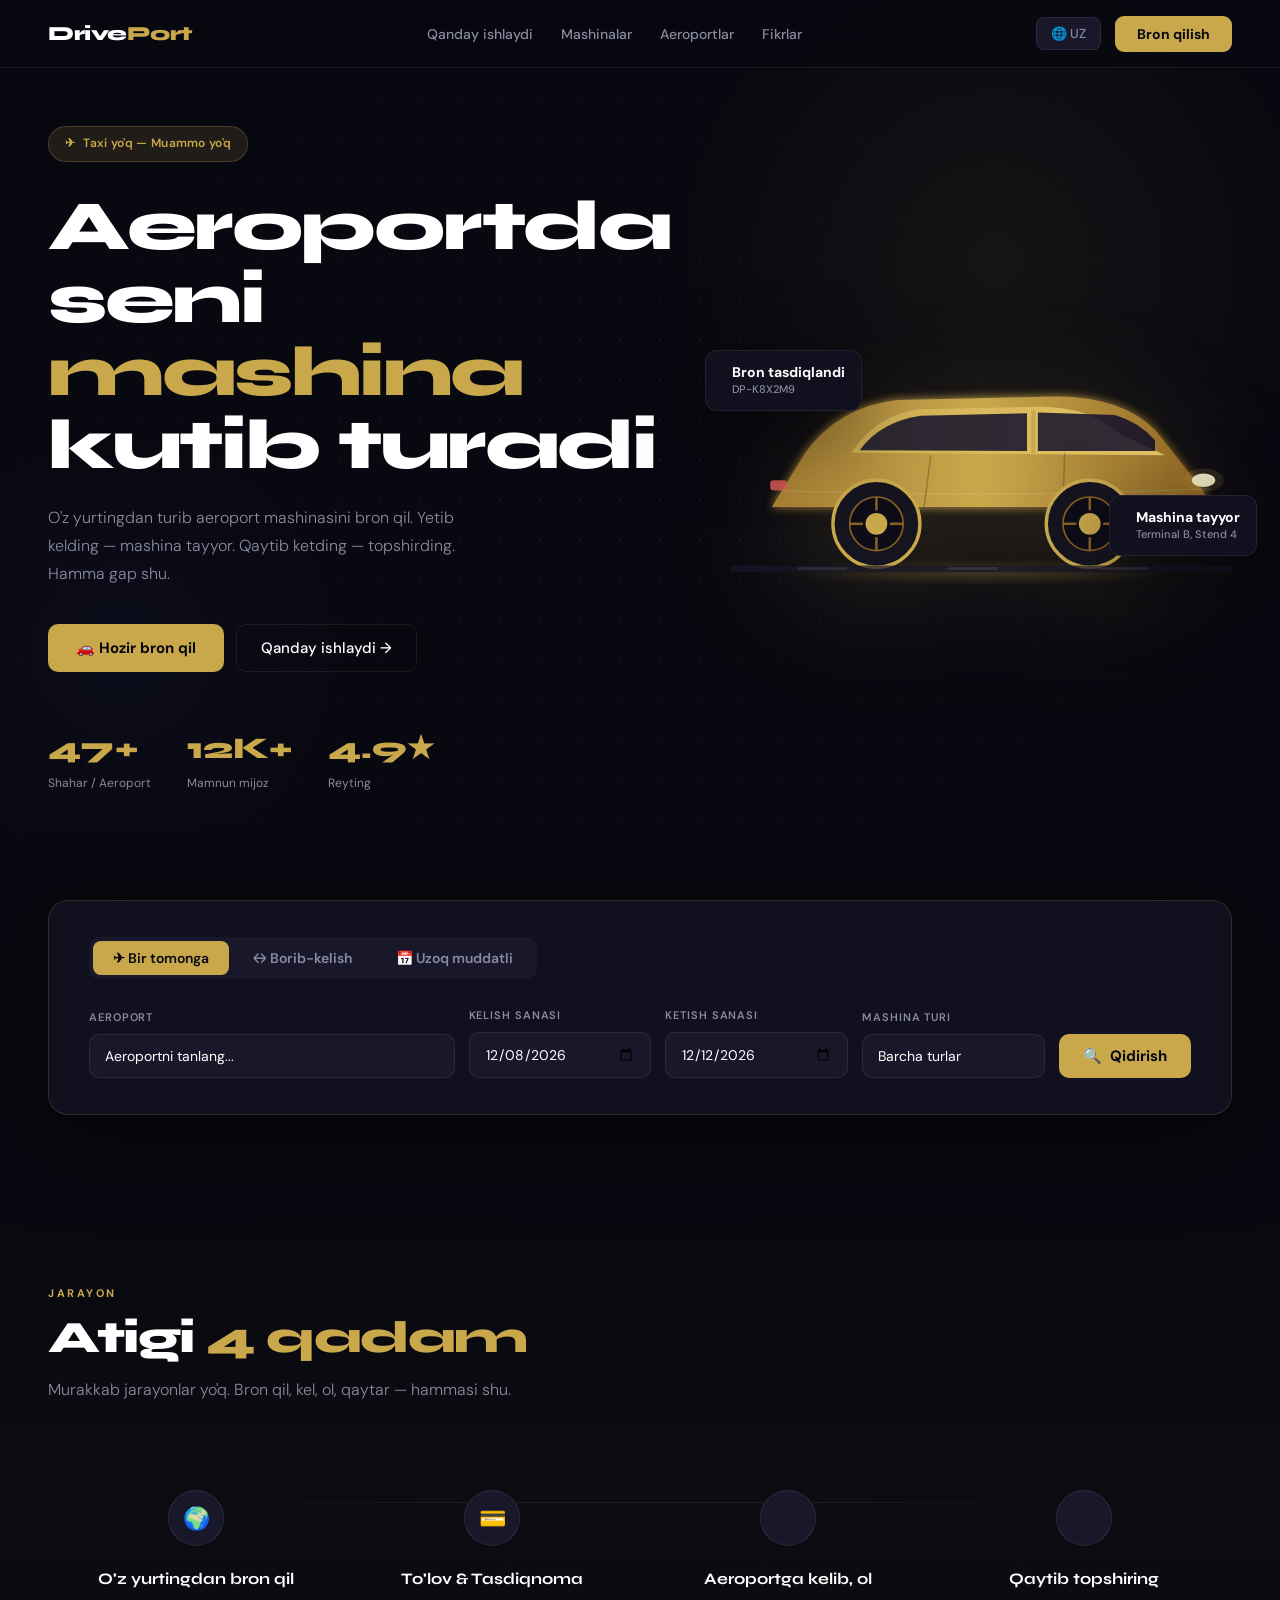
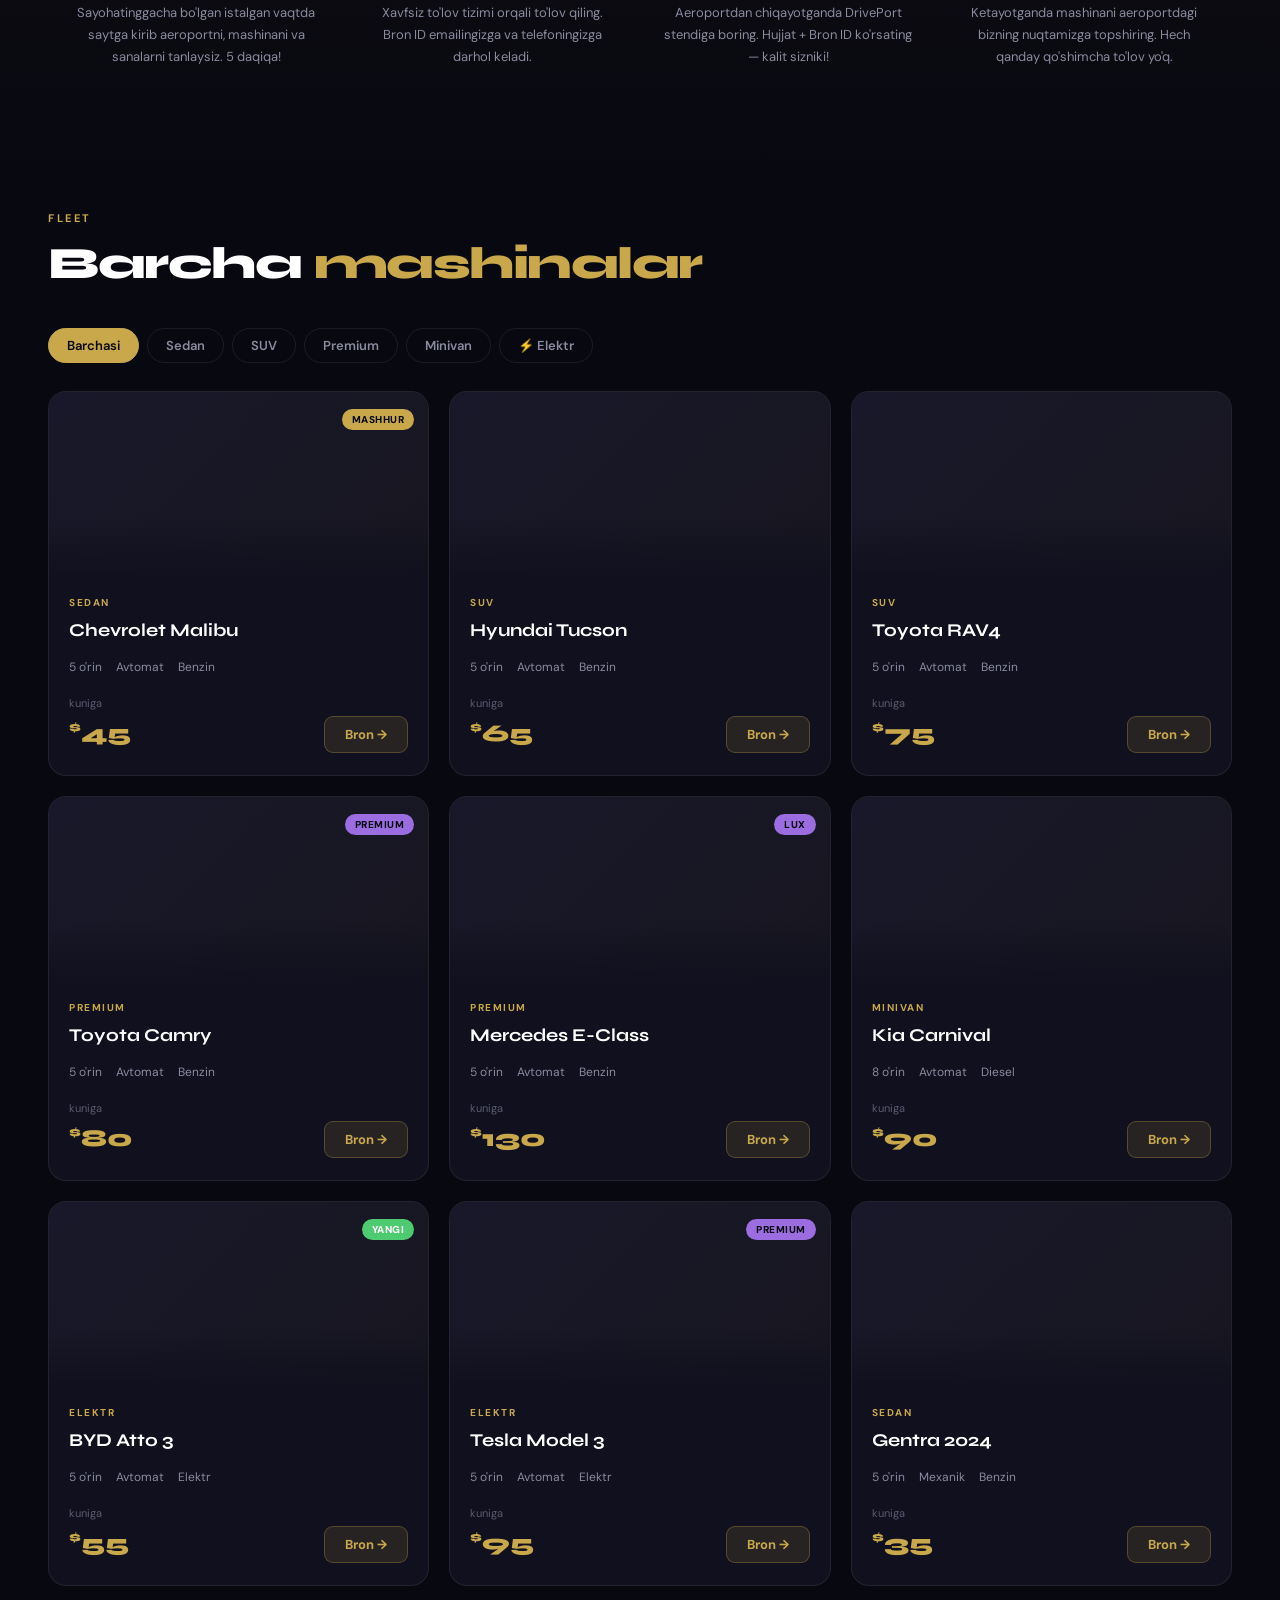
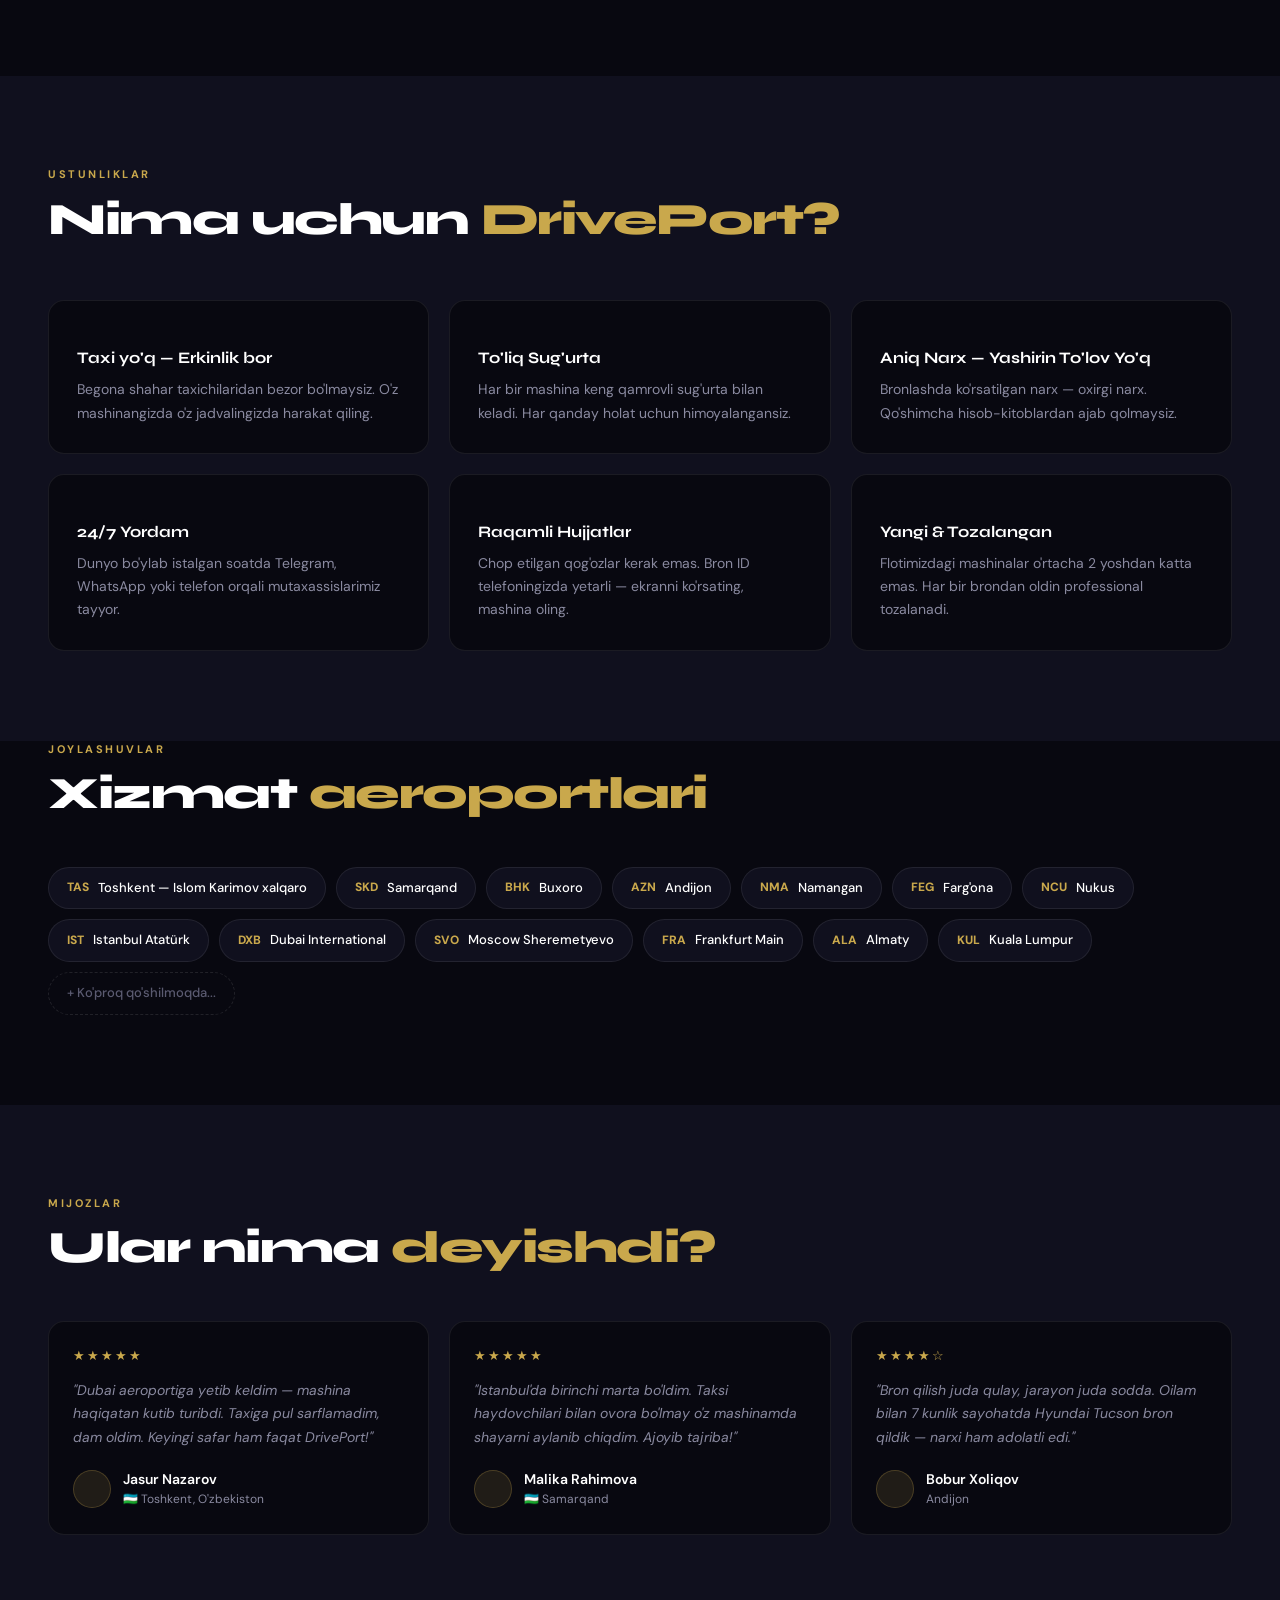
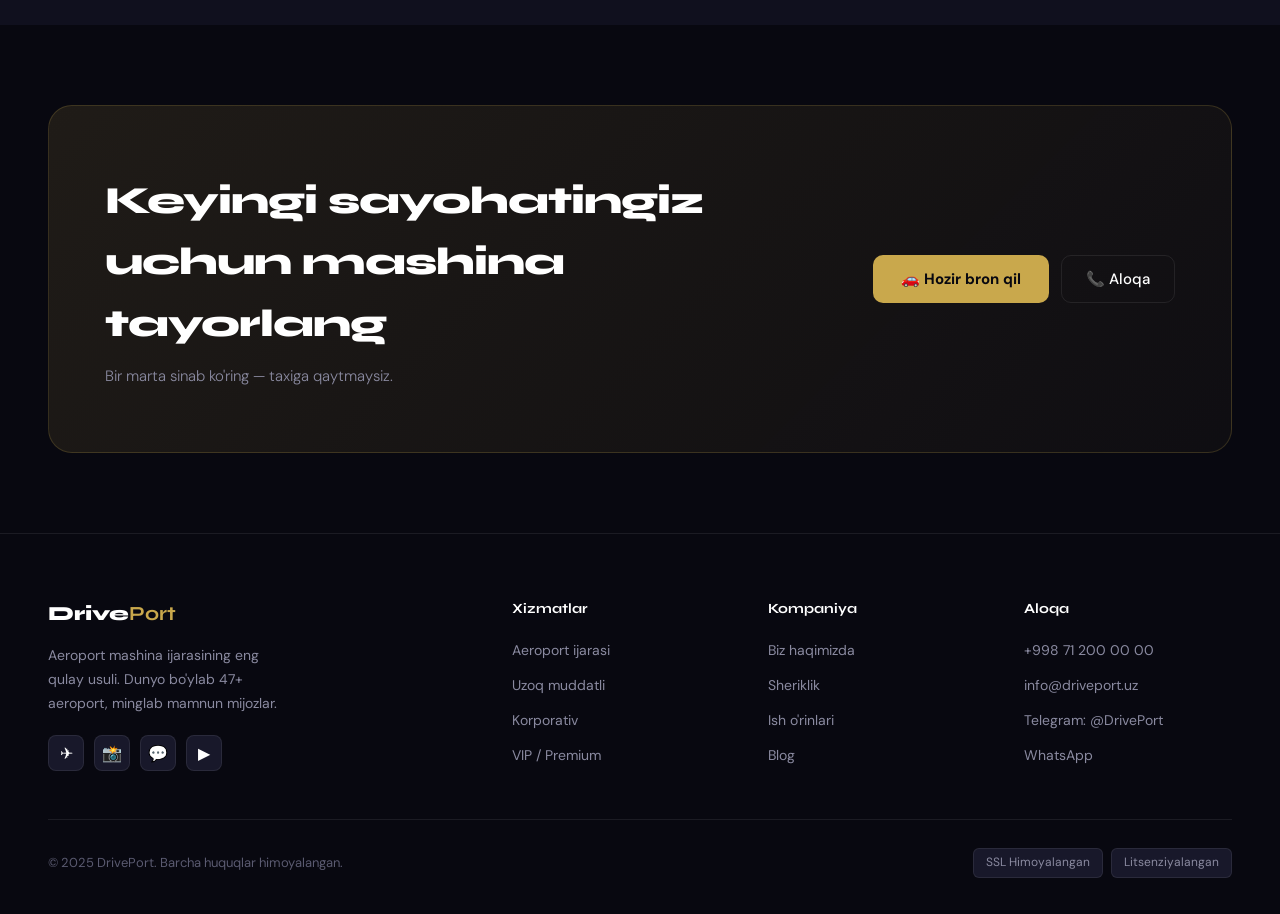
<file: index.html>
<!DOCTYPE html>
<html lang="uz">
<head>
<meta charset="UTF-8">
<meta name="viewport" content="width=device-width, initial-scale=1.0">
<title>DrivePort — Aeroport Mashina Ijarasi</title>
<link rel="preconnect" href="https://fonts.googleapis.com">
<link href="https://fonts.googleapis.com/css2?family=Syne:wght@400;600;700;800&family=DM+Sans:ital,wght@0,300;0,400;0,500;0,600;1,300&display=swap" rel="stylesheet">
<style>
/* ===========================
   RESET & VARIABLES
=========================== */
*, *::before, *::after { margin: 0; padding: 0; box-sizing: border-box; }
:root {
  --bg:       #080810;
  --surface:  #10101e;
  --surface2: #18182a;
  --border:   rgba(255,255,255,0.08);
  --gold:     #c9a84c;
  --gold2:    #e8c96a;
  --gold-dim: rgba(201,168,76,0.12);
  --white:    #ffffff;
  --gray:     #8a8aa0;
  --gray2:    #5a5a70;
  --red:      #e05a5a;
  --green:    #4ecb71;
  --radius:   14px;
  --shadow:   0 24px 80px rgba(0,0,0,0.5);
}
html { scroll-behavior: smooth; }
body {
  background: var(--bg);
  color: var(--white);
  font-family: 'DM Sans', sans-serif;
  font-size: 15px;
  line-height: 1.6;
  overflow-x: hidden;
  cursor: default;
}
a { text-decoration: none; color: inherit; }
button { cursor: pointer; font-family: 'DM Sans', sans-serif; }
input, select { font-family: 'DM Sans', sans-serif; }
img { display: block; max-width: 100%; }

/* ===========================
   SCROLLBAR
=========================== */
::-webkit-scrollbar { width: 6px; }
::-webkit-scrollbar-track { background: var(--bg); }
::-webkit-scrollbar-thumb { background: var(--gold-dim); border-radius: 3px; }

/* ===========================
   NAVIGATION
=========================== */
#navbar {
  position: fixed; top: 0; left: 0; right: 0; z-index: 999;
  display: flex; align-items: center; justify-content: space-between;
  padding: 0 48px; height: 68px;
  background: rgba(8,8,16,0.9);
  backdrop-filter: blur(20px);
  border-bottom: 1px solid var(--border);
  transition: background 0.3s;
}
.nav-logo {
  font-family: 'Syne', sans-serif;
  font-size: 20px; font-weight: 800; letter-spacing: -0.5px;
}
.nav-logo b { color: var(--gold); font-weight: 800; }
.nav-links { display: flex; gap: 28px; list-style: none; }
.nav-links a {
  font-size: 14px; color: var(--gray);
  transition: color 0.2s; font-weight: 500;
}
.nav-links a:hover { color: var(--white); }
.nav-right { display: flex; align-items: center; gap: 14px; }
.nav-lang {
  background: var(--surface2); border: 1px solid var(--border);
  color: var(--gray); padding: 7px 14px; border-radius: 8px;
  font-size: 13px; font-weight: 500; cursor: pointer; transition: all 0.2s;
}
.nav-lang:hover { color: var(--white); border-color: var(--gold); }
.nav-cta {
  background: var(--gold); color: var(--bg);
  padding: 9px 22px; border-radius: 9px;
  font-size: 14px; font-weight: 700; border: none;
  transition: all 0.2s;
}
.nav-cta:hover { background: var(--gold2); transform: translateY(-1px); }
.hamburger { display: none; flex-direction: column; gap: 5px; background: none; border: none; padding: 4px; }
.hamburger span { display: block; width: 22px; height: 2px; background: var(--white); border-radius: 2px; transition: all 0.3s; }

/* ===========================
   HERO
=========================== */
#hero {
  min-height: 100vh;
  display: flex; align-items: center;
  padding: 100px 48px 80px;
  position: relative; overflow: hidden;
}
.hero-glow {
  position: absolute; inset: 0; pointer-events: none;
}
.hero-glow::before {
  content: '';
  position: absolute; top: -10%; right: -5%;
  width: 700px; height: 700px;
  background: radial-gradient(circle, rgba(201,168,76,0.07) 0%, transparent 65%);
  border-radius: 50%;
}
.hero-glow::after {
  content: '';
  position: absolute; bottom: 0; left: -10%;
  width: 500px; height: 500px;
  background: radial-gradient(circle, rgba(74,100,217,0.05) 0%, transparent 65%);
  border-radius: 50%;
}
/* Animated dots background */
.hero-dots {
  position: absolute; inset: 0; pointer-events: none;
  background-image: radial-gradient(rgba(255,255,255,0.06) 1px, transparent 1px);
  background-size: 40px 40px;
  mask-image: radial-gradient(ellipse 80% 80% at 50% 50%, black 0%, transparent 100%);
}
.hero-inner {
  position: relative; z-index: 2;
  display: grid; grid-template-columns: 1fr 1fr; gap: 60px; align-items: center;
  max-width: 1200px; margin: 0 auto; width: 100%;
}
.hero-left {}
.hero-pill {
  display: inline-flex; align-items: center; gap: 8px;
  background: var(--gold-dim); border: 1px solid rgba(201,168,76,0.25);
  padding: 7px 16px; border-radius: 100px;
  font-size: 12px; font-weight: 600; color: var(--gold);
  letter-spacing: 0.3px; margin-bottom: 28px;
  animation: fadeUp 0.7s ease both;
}
.hero-pill::before { content: '✈'; }
.hero-h1 {
  font-family: 'Syne', sans-serif;
  font-size: clamp(40px, 5.5vw, 72px);
  font-weight: 800; line-height: 1.04;
  letter-spacing: -2.5px;
  animation: fadeUp 0.7s 0.1s ease both;
}
.hero-h1 .gold { color: var(--gold); }
.hero-p {
  margin-top: 22px; font-size: 16px; color: var(--gray);
  line-height: 1.75; max-width: 440px; font-weight: 300;
  animation: fadeUp 0.7s 0.2s ease both;
}
.hero-btns {
  margin-top: 36px; display: flex; gap: 12px; flex-wrap: wrap;
  animation: fadeUp 0.7s 0.3s ease both;
}
.btn-gold {
  background: var(--gold); color: var(--bg);
  padding: 13px 28px; border-radius: 10px;
  font-size: 15px; font-weight: 700; border: none;
  display: flex; align-items: center; gap: 8px;
  transition: all 0.2s;
}
.btn-gold:hover { background: var(--gold2); transform: translateY(-2px); box-shadow: 0 10px 30px rgba(201,168,76,0.3); }
.btn-ghost {
  background: none; border: 1px solid var(--border);
  color: var(--white); padding: 13px 24px; border-radius: 10px;
  font-size: 15px; font-weight: 500;
  transition: all 0.2s;
}
.btn-ghost:hover { border-color: rgba(255,255,255,0.3); background: rgba(255,255,255,0.04); }
.hero-stats {
  margin-top: 52px; display: flex; gap: 36px;
  animation: fadeUp 0.7s 0.4s ease both;
}
.hstat-num {
  font-family: 'Syne', sans-serif; font-size: 30px; font-weight: 800; color: var(--gold);
}
.hstat-label { font-size: 12px; color: var(--gray); margin-top: 2px; }

/* Hero Right — Car Visual */
.hero-right {
  display: flex; align-items: center; justify-content: center;
  animation: fadeLeft 0.9s 0.2s ease both;
  position: relative;
}
.car-visual {
  width: 100%; max-width: 560px;
  position: relative;
}
.car-visual svg { width: 100%; height: auto; filter: drop-shadow(0 30px 60px rgba(201,168,76,0.18)); }
.floating-badge {
  position: absolute; background: var(--surface);
  border: 1px solid var(--border); border-radius: 12px;
  padding: 12px 16px; font-size: 13px; font-weight: 500;
  display: flex; align-items: center; gap: 10px;
  box-shadow: var(--shadow);
  animation: float 3s ease-in-out infinite;
}
.fb1 { top: 10%; left: -5%; animation-delay: 0s; }
.fb2 { bottom: 15%; right: -5%; animation-delay: 1.5s; }
.fb-icon { font-size: 20px; }
.fb-text { line-height: 1.3; }
.fb-text strong { display: block; font-size: 14px; }
.fb-text span { color: var(--gray); font-size: 11px; }

/* ===========================
   BOOKING SECTION
=========================== */
#booking {
  padding: 0 48px 80px;
  position: relative; z-index: 10;
}
.booking-wrap {
  max-width: 1200px; margin: 0 auto;
  background: var(--surface);
  border: 1px solid rgba(201,168,76,0.18);
  border-radius: 20px; padding: 36px 40px;
  box-shadow: var(--shadow);
}
.booking-tabs {
  display: flex; gap: 4px; margin-bottom: 28px;
  background: var(--surface2); border-radius: 10px; padding: 4px;
  width: fit-content;
}
.btab {
  padding: 8px 20px; border-radius: 8px; border: none;
  font-size: 14px; font-weight: 600; background: none;
  color: var(--gray); transition: all 0.2s;
}
.btab.active { background: var(--gold); color: var(--bg); }
.btab:not(.active):hover { color: var(--white); }
.booking-form {
  display: grid;
  grid-template-columns: 2fr 1fr 1fr 1fr auto;
  gap: 14px; align-items: end;
}
.bf-group { display: flex; flex-direction: column; gap: 7px; }
.bf-group label {
  font-size: 11px; font-weight: 600; color: var(--gray);
  text-transform: uppercase; letter-spacing: 0.9px;
}
.bf-group input, .bf-group select {
  background: var(--surface2); border: 1px solid var(--border);
  border-radius: 10px; padding: 12px 15px;
  color: var(--white); font-size: 14px; outline: none;
  transition: border-color 0.2s, background 0.2s;
  width: 100%; appearance: none; -webkit-appearance: none;
}
.bf-group input:focus, .bf-group select:focus {
  border-color: var(--gold); background: rgba(201,168,76,0.04);
}
.bf-group input::placeholder { color: var(--gray2); }
.bf-group select option { background: var(--surface); }
.bf-search {
  background: var(--gold); color: var(--bg);
  border: none; border-radius: 10px;
  padding: 12px 24px; font-size: 15px; font-weight: 700;
  display: flex; align-items: center; gap: 8px;
  transition: all 0.2s; white-space: nowrap;
}
.bf-search:hover { background: var(--gold2); transform: translateY(-1px); }

/* ===========================
   SECTION COMMONS
=========================== */
.section { padding: 90px 48px; }
.section-inner { max-width: 1200px; margin: 0 auto; }
.sec-eyebrow {
  font-size: 11px; font-weight: 700; color: var(--gold);
  letter-spacing: 2.5px; text-transform: uppercase; margin-bottom: 12px;
}
.sec-title {
  font-family: 'Syne', sans-serif;
  font-size: clamp(28px, 3.5vw, 46px);
  font-weight: 800; letter-spacing: -1.5px; line-height: 1.08;
}
.sec-title .gold { color: var(--gold); }
.sec-sub { margin-top: 14px; color: var(--gray); font-size: 16px; max-width: 520px; font-weight: 300; }

/* ===========================
   HOW IT WORKS
=========================== */
#how { background: linear-gradient(180deg, transparent 0%, rgba(201,168,76,0.025) 50%, transparent 100%); }
.steps-grid {
  margin-top: 56px;
  display: grid; grid-template-columns: repeat(4, 1fr);
  position: relative;
}
.steps-grid::before {
  content: '';
  position: absolute; top: 44px; left: calc(12.5% + 10px); right: calc(12.5% + 10px);
  height: 1px; background: linear-gradient(90deg, transparent, var(--gold-dim), var(--gold-dim), transparent);
}
.step-item { padding: 32px 24px; text-align: center; position: relative; }
.step-num-wrap {
  width: 56px; height: 56px; border-radius: 50%;
  background: var(--surface2); border: 1px solid var(--border);
  display: flex; align-items: center; justify-content: center;
  margin: 0 auto 20px; position: relative; z-index: 2;
  transition: all 0.3s;
}
.step-item:hover .step-num-wrap { background: var(--gold-dim); border-color: rgba(201,168,76,0.4); }
.step-num-wrap span { font-size: 22px; }
.step-item h3 {
  font-family: 'Syne', sans-serif; font-size: 16px; font-weight: 700; margin-bottom: 10px;
}
.step-item p { font-size: 13px; color: var(--gray); line-height: 1.7; }

/* ===========================
   CARS
=========================== */
#cars {}
.cars-filter {
  margin-top: 40px; display: flex; gap: 8px; flex-wrap: wrap;
}
.cfilter {
  padding: 8px 18px; border-radius: 100px; border: 1px solid var(--border);
  font-size: 13px; font-weight: 600; background: none; color: var(--gray);
  transition: all 0.2s;
}
.cfilter.active { background: var(--gold); color: var(--bg); border-color: var(--gold); }
.cfilter:not(.active):hover { border-color: rgba(255,255,255,0.2); color: var(--white); }
.cars-grid {
  margin-top: 28px;
  display: grid; grid-template-columns: repeat(3, 1fr);
  gap: 20px;
}
.car-card {
  background: var(--surface); border: 1px solid var(--border);
  border-radius: 18px; overflow: hidden;
  transition: transform 0.3s, border-color 0.3s, box-shadow 0.3s;
  cursor: pointer; position: relative;
}
.car-card:hover {
  transform: translateY(-8px);
  border-color: rgba(201,168,76,0.35);
  box-shadow: 0 24px 60px rgba(0,0,0,0.5);
}
.car-thumb {
  height: 185px; position: relative; overflow: hidden;
  background: linear-gradient(135deg, var(--surface2) 0%, rgba(201,168,76,0.04) 100%);
  display: flex; align-items: center; justify-content: center;
}
.car-thumb-emoji { font-size: 88px; user-select: none; transition: transform 0.4s; }
.car-card:hover .car-thumb-emoji { transform: scale(1.1) translateX(6px); }
.car-thumb::after {
  content: ''; position: absolute; bottom: 0; left: 0; right: 0; height: 60px;
  background: linear-gradient(to top, var(--surface), transparent);
}
.car-badge-wrap { position: absolute; top: 14px; right: 14px; }
.cbadge {
  background: var(--gold); color: var(--bg);
  font-size: 10px; font-weight: 800; letter-spacing: 0.5px;
  padding: 4px 10px; border-radius: 100px; text-transform: uppercase;
}
.cbadge.new { background: var(--green); color: #fff; }
.cbadge.lux { background: #9b6de0; }
.car-body { padding: 18px 20px 22px; }
.car-type { font-size: 10px; font-weight: 700; color: var(--gold); letter-spacing: 1.5px; text-transform: uppercase; margin-bottom: 5px; }
.car-name { font-family: 'Syne', sans-serif; font-size: 18px; font-weight: 700; margin-bottom: 13px; }
.car-specs { display: flex; gap: 14px; margin-bottom: 18px; }
.cs { font-size: 12px; color: var(--gray); display: flex; align-items: center; gap: 5px; }
.car-footer { display: flex; align-items: flex-end; justify-content: space-between; }
.car-price-day { font-size: 11px; color: var(--gray2); margin-bottom: 2px; }
.car-price-val { font-family: 'Syne', sans-serif; font-size: 24px; font-weight: 800; color: var(--gold); }
.car-price-val sup { font-size: 14px; vertical-align: super; }
.btn-book {
  background: var(--gold-dim); border: 1px solid rgba(201,168,76,0.3);
  color: var(--gold); padding: 9px 20px; border-radius: 9px;
  font-size: 13px; font-weight: 700;
  transition: all 0.2s;
}
.car-card:hover .btn-book { background: var(--gold); color: var(--bg); border-color: var(--gold); }

/* ===========================
   WHY DRIVEPORT
=========================== */
#why { background: var(--surface); }
.why-grid {
  margin-top: 56px;
  display: grid; grid-template-columns: repeat(3, 1fr);
  gap: 20px;
}
.why-card {
  background: var(--bg); border: 1px solid var(--border);
  border-radius: 16px; padding: 28px;
  transition: border-color 0.3s, transform 0.3s;
}
.why-card:hover { border-color: rgba(201,168,76,0.3); transform: translateY(-4px); }
.wc-icon { font-size: 30px; margin-bottom: 16px; display: block; }
.wc-title { font-family: 'Syne', sans-serif; font-size: 16px; font-weight: 700; margin-bottom: 8px; }
.wc-text { font-size: 14px; color: var(--gray); line-height: 1.65; }

/* ===========================
   AIRPORTS
=========================== */
#airports {}
.airports-list {
  margin-top: 48px;
  display: flex; flex-wrap: wrap; gap: 10px;
}
.atag {
  display: flex; align-items: center; gap: 9px;
  background: var(--surface); border: 1px solid var(--border);
  border-radius: 100px; padding: 10px 18px;
  font-size: 13px; font-weight: 500;
  transition: all 0.2s; cursor: pointer;
}
.atag:hover { border-color: rgba(201,168,76,0.4); color: var(--gold); }
.atag-code { color: var(--gold); font-weight: 800; font-size: 12px; }
.atag-coming {
  background: none; border: 1px dashed rgba(255,255,255,0.1);
  color: var(--gray2); cursor: default;
}
.atag-coming:hover { border-color: rgba(255,255,255,0.1); color: var(--gray2); }

/* ===========================
   REVIEWS
=========================== */
#reviews { background: var(--surface); }
.reviews-grid {
  margin-top: 48px;
  display: grid; grid-template-columns: repeat(3, 1fr); gap: 20px;
}
.review-card {
  background: var(--bg); border: 1px solid var(--border);
  border-radius: 16px; padding: 24px;
}
.rc-stars { color: var(--gold); font-size: 13px; margin-bottom: 12px; letter-spacing: 2px; }
.rc-text { font-size: 14px; color: var(--gray); line-height: 1.7; margin-bottom: 18px; font-style: italic; }
.rc-author { display: flex; align-items: center; gap: 12px; }
.rc-avatar {
  width: 38px; height: 38px; border-radius: 50%;
  background: var(--gold-dim); border: 1px solid rgba(201,168,76,0.25);
  display: flex; align-items: center; justify-content: center;
  font-size: 18px;
}
.rc-name { font-size: 14px; font-weight: 600; }
.rc-country { font-size: 12px; color: var(--gray); }

/* ===========================
   CTA BANNER
=========================== */
#cta { padding: 80px 48px; }
.cta-inner {
  max-width: 1200px; margin: 0 auto;
  background: linear-gradient(135deg, rgba(201,168,76,0.12) 0%, rgba(201,168,76,0.04) 100%);
  border: 1px solid rgba(201,168,76,0.2);
  border-radius: 24px; padding: 64px 56px;
  display: flex; align-items: center; justify-content: space-between;
  gap: 40px; position: relative; overflow: hidden;
}
.cta-inner::before {
  content: ''; font-size: 200px; position: absolute;
  right: -20px; bottom: -30px; opacity: 0.06; user-select: none;
  line-height: 1;
}
.cta-text {}
.cta-text h2 {
  font-family: 'Syne', sans-serif; font-size: clamp(26px, 3vw, 40px);
  font-weight: 800; letter-spacing: -1px;
}
.cta-text p { margin-top: 10px; color: var(--gray); font-size: 15px; font-weight: 300; }
.cta-btns { display: flex; gap: 12px; flex-wrap: wrap; flex-shrink: 0; }

/* ===========================
   FOOTER
=========================== */
footer {
  padding: 64px 48px 36px;
  border-top: 1px solid var(--border);
}
.footer-inner { max-width: 1200px; margin: 0 auto; }
.footer-top {
  display: grid; grid-template-columns: 2fr 1fr 1fr 1fr;
  gap: 48px; margin-bottom: 48px;
}
.footer-brand {}
.footer-brand .logo {
  font-family: 'Syne', sans-serif; font-size: 20px; font-weight: 800;
  margin-bottom: 14px; display: block;
}
.footer-brand p { font-size: 14px; color: var(--gray); line-height: 1.7; max-width: 240px; }
.footer-socials { display: flex; gap: 10px; margin-top: 20px; }
.fsoc {
  width: 36px; height: 36px; border-radius: 8px;
  background: var(--surface2); border: 1px solid var(--border);
  display: flex; align-items: center; justify-content: center;
  font-size: 16px; transition: all 0.2s;
}
.fsoc:hover { border-color: rgba(201,168,76,0.4); background: var(--gold-dim); }
.footer-col h5 {
  font-family: 'Syne', sans-serif; font-size: 14px; font-weight: 700;
  margin-bottom: 18px;
}
.footer-col ul { list-style: none; display: flex; flex-direction: column; gap: 11px; }
.footer-col a { font-size: 14px; color: var(--gray); transition: color 0.2s; }
.footer-col a:hover { color: var(--white); }
.footer-bottom {
  border-top: 1px solid var(--border); padding-top: 28px;
  display: flex; justify-content: space-between; align-items: center; flex-wrap: wrap; gap: 12px;
}
.footer-bottom p { font-size: 13px; color: var(--gray2); }
.footer-badges { display: flex; gap: 8px; }
.fbadge {
  background: var(--surface2); border: 1px solid var(--border);
  border-radius: 6px; padding: 4px 12px; font-size: 12px; color: var(--gray);
}

/* ===========================
   MODAL
=========================== */
.modal-overlay {
  position: fixed; inset: 0; z-index: 1000;
  background: rgba(0,0,0,0.82); backdrop-filter: blur(10px);
  display: flex; align-items: center; justify-content: center;
  padding: 20px; opacity: 0; pointer-events: none;
  transition: opacity 0.3s;
}
.modal-overlay.open { opacity: 1; pointer-events: all; }
.modal-box {
  background: var(--surface); border: 1px solid rgba(201,168,76,0.2);
  border-radius: 22px; padding: 36px 40px;
  max-width: 500px; width: 100%; max-height: 90vh; overflow-y: auto;
  transform: translateY(24px); transition: transform 0.35s;
  scrollbar-width: thin;
}
.modal-overlay.open .modal-box { transform: translateY(0); }
.modal-head {
  display: flex; justify-content: space-between; align-items: flex-start;
  margin-bottom: 24px;
}
.modal-head h3 { font-family: 'Syne', sans-serif; font-size: 22px; font-weight: 800; }
.modal-close {
  background: var(--surface2); border: 1px solid var(--border);
  color: var(--gray); width: 34px; height: 34px; border-radius: 8px;
  font-size: 16px; display: flex; align-items: center; justify-content: center;
  transition: all 0.2s;
}
.modal-close:hover { color: var(--white); border-color: rgba(255,255,255,0.2); }

.modal-car-preview {
  background: linear-gradient(135deg, var(--gold-dim), transparent);
  border: 1px solid rgba(201,168,76,0.15);
  border-radius: 14px; padding: 18px;
  display: flex; align-items: center; gap: 16px; margin-bottom: 20px;
}
.mcp-emoji { font-size: 52px; line-height: 1; }
.mcp-info {}
.mcp-name { font-family: 'Syne', sans-serif; font-size: 18px; font-weight: 700; }
.mcp-meta { font-size: 13px; color: var(--gray); margin-top: 4px; }
.mcp-price { font-family: 'Syne', sans-serif; font-size: 22px; font-weight: 800; color: var(--gold); margin-top: 4px; }

.modal-form { display: flex; flex-direction: column; gap: 14px; }
.mf-row { display: grid; grid-template-columns: 1fr 1fr; gap: 12px; }
.mf-group { display: flex; flex-direction: column; gap: 7px; }
.mf-group.full { grid-column: 1 / -1; }
.mf-group label {
  font-size: 11px; font-weight: 700; color: var(--gray);
  text-transform: uppercase; letter-spacing: 0.8px;
}
.mf-group input, .mf-group select {
  background: var(--surface2); border: 1px solid var(--border);
  border-radius: 10px; padding: 12px 14px;
  color: var(--white); font-size: 14px; outline: none;
  transition: border-color 0.2s; width: 100%;
  appearance: none; -webkit-appearance: none;
}
.mf-group input:focus, .mf-group select:focus { border-color: var(--gold); }
.mf-group input::placeholder { color: var(--gray2); }
.mf-group select option { background: var(--surface); }

.price-box {
  background: rgba(201,168,76,0.06); border: 1px solid rgba(201,168,76,0.15);
  border-radius: 12px; padding: 16px 18px;
  display: flex; flex-direction: column; gap: 8px;
}
.pb-row { display: flex; justify-content: space-between; font-size: 14px; color: var(--gray); }
.pb-total {
  display: flex; justify-content: space-between;
  border-top: 1px solid var(--border); padding-top: 10px; margin-top: 4px;
  font-family: 'Syne', sans-serif; font-size: 17px; font-weight: 800; color: var(--gold);
}
.btn-confirm {
  background: var(--gold); color: var(--bg);
  border: none; border-radius: 12px; padding: 15px;
  font-size: 16px; font-weight: 800; width: 100%;
  display: flex; align-items: center; justify-content: center; gap: 8px;
  transition: all 0.2s;
}
.btn-confirm:hover { background: var(--gold2); transform: translateY(-1px); }

/* Success */
.modal-success {
  display: none; flex-direction: column; align-items: center;
  text-align: center; gap: 16px; padding: 20px 0;
}
.ms-icon { font-size: 64px; animation: popIn 0.5s ease; }
.ms-title { font-family: 'Syne', sans-serif; font-size: 24px; font-weight: 800; }
.ms-sub { color: var(--gray); font-size: 14px; }
.ms-id {
  background: var(--gold-dim); border: 1px solid rgba(201,168,76,0.25);
  border-radius: 12px; padding: 14px 24px;
  font-family: 'Courier New', monospace; font-size: 22px;
  color: var(--gold); letter-spacing: 3px; font-weight: 700;
}
.ms-note {
  font-size: 13px; color: var(--gray); line-height: 1.6;
  background: var(--surface2); border-radius: 10px; padding: 12px 16px;
}

/* ===========================
   TOAST
=========================== */
.toast {
  position: fixed; bottom: 28px; right: 28px; z-index: 2000;
  background: var(--surface); border: 1px solid var(--border);
  border-radius: 12px; padding: 14px 20px;
  display: flex; align-items: center; gap: 12px;
  font-size: 14px; font-weight: 500; box-shadow: var(--shadow);
  transform: translateY(80px); opacity: 0;
  transition: all 0.4s cubic-bezier(0.34,1.56,0.64,1);
  max-width: 320px;
}
.toast.show { transform: translateY(0); opacity: 1; }
.toast-icon { font-size: 20px; }

/* ===========================
   MOBILE NAV DRAWER
=========================== */
.mobile-nav {
  position: fixed; inset: 0; z-index: 998;
  background: var(--surface); padding: 80px 28px 40px;
  transform: translateX(-100%); transition: transform 0.35s ease;
  display: flex; flex-direction: column; gap: 6px;
}
.mobile-nav.open { transform: translateX(0); }
.mobile-nav a {
  display: block; padding: 14px 0; font-size: 20px;
  font-family: 'Syne', sans-serif; font-weight: 700;
  border-bottom: 1px solid var(--border); color: var(--white);
  transition: color 0.2s;
}
.mobile-nav a:hover { color: var(--gold); }
.mobile-nav .btn-gold { margin-top: 20px; justify-content: center; font-size: 16px; padding: 15px; }

/* ===========================
   ANIMATIONS
=========================== */
@keyframes fadeUp {
  from { opacity: 0; transform: translateY(28px); }
  to   { opacity: 1; transform: translateY(0); }
}
@keyframes fadeLeft {
  from { opacity: 0; transform: translateX(40px); }
  to   { opacity: 1; transform: translateX(0); }
}
@keyframes float {
  0%, 100% { transform: translateY(0); }
  50%       { transform: translateY(-10px); }
}
@keyframes popIn {
  0%   { transform: scale(0.4); opacity: 0; }
  70%  { transform: scale(1.15); }
  100% { transform: scale(1); opacity: 1; }
}
@keyframes spin {
  to { transform: rotate(360deg); }
}

/* ===========================
   RESPONSIVE
=========================== */
@media (max-width: 1100px) {
  .cars-grid { grid-template-columns: repeat(2, 1fr); }
  .steps-grid { grid-template-columns: repeat(2, 1fr); }
  .steps-grid::before { display: none; }
  .footer-top { grid-template-columns: 1fr 1fr; }
}
@media (max-width: 900px) {
  #navbar { padding: 0 20px; }
  .nav-links { display: none; }
  .nav-right .nav-lang { display: none; }
  .hamburger { display: flex; }
  #hero { padding: 100px 20px 60px; }
  .hero-inner { grid-template-columns: 1fr; }
  .hero-right { display: none; }
  #booking { padding: 0 20px 60px; }
  .booking-form { grid-template-columns: 1fr 1fr; }
  .booking-wrap { padding: 24px 20px; }
  .section { padding: 64px 20px; }
  #cta { padding: 48px 20px; }
  .cta-inner { flex-direction: column; text-align: center; padding: 40px 28px; }
  .cta-btns { justify-content: center; }
  footer { padding: 48px 20px 28px; }
  .footer-top { grid-template-columns: 1fr 1fr; gap: 32px; }
}
@media (max-width: 600px) {
  .cars-grid { grid-template-columns: 1fr; }
  .steps-grid { grid-template-columns: 1fr; }
  .why-grid { grid-template-columns: 1fr; }
  .reviews-grid { grid-template-columns: 1fr; }
  .booking-form { grid-template-columns: 1fr; }
  .footer-top { grid-template-columns: 1fr; }
  .hero-stats { flex-wrap: wrap; gap: 20px; }
  .modal-box { padding: 24px 20px; }
  .mf-row { grid-template-columns: 1fr; }
}
</style>
</head>
<body>

<!-- ====== NAVBAR ====== -->
<nav id="navbar">
  <div class="nav-logo">Drive<b>Port</b></div>
  <ul class="nav-links">
    <li><a href="#how">Qanday ishlaydi</a></li>
    <li><a href="#cars">Mashinalar</a></li>
    <li><a href="#airports">Aeroportlar</a></li>
    <li><a href="#reviews">Fikrlar</a></li>
  </ul>
  <div class="nav-right">
    <button class="nav-lang" onclick="toggleLang()">🌐 UZ</button>
    <button class="nav-cta" onclick="scrollTo('#booking')">Bron qilish</button>
    <button class="hamburger" id="hamburger" onclick="toggleMobileNav()" aria-label="Menu">
      <span></span><span></span><span></span>
    </button>
  </div>
</nav>

<!-- Mobile Nav -->
<div class="mobile-nav" id="mobileNav">
  <a href="#how" onclick="closeMobileNav()">Qanday ishlaydi</a>
  <a href="#cars" onclick="closeMobileNav()">Mashinalar</a>
  <a href="#airports" onclick="closeMobileNav()">Aeroportlar</a>
  <a href="#reviews" onclick="closeMobileNav()">Fikrlar</a>
  <button class="btn-gold" onclick="closeMobileNav(); scrollTo('#booking')">🚗 Bron qilish</button>
</div>

<!-- ====== HERO ====== -->
<section id="hero">
  <div class="hero-dots"></div>
  <div class="hero-glow"></div>
  <div class="hero-inner">
    <div class="hero-left">
      <div class="hero-pill">Taxi yo'q — Muammo yo'q</div>
      <h1 class="hero-h1">
        Aeroportda<br>
        seni <span class="gold">mashina</span><br>
        kutib turadi
      </h1>
      <p class="hero-p">
        O'z yurtingdan turib aeroport mashinasini bron qil. Yetib kelding — mashina tayyor. Qaytib ketding — topshirding. Hamma gap shu.
      </p>
      <div class="hero-btns">
        <button class="btn-gold" onclick="scrollTo('#booking')">🚗 Hozir bron qil</button>
        <button class="btn-ghost" onclick="scrollTo('#how')">Qanday ishlaydi →</button>
      </div>
      <div class="hero-stats">
        <div>
          <div class="hstat-num">47+</div>
          <div class="hstat-label">Shahar / Aeroport</div>
        </div>
        <div>
          <div class="hstat-num">12K+</div>
          <div class="hstat-label">Mamnun mijoz</div>
        </div>
        <div>
          <div class="hstat-num">4.9★</div>
          <div class="hstat-label">Reyting</div>
        </div>
      </div>
    </div>
    <div class="hero-right">
      <div class="car-visual">
        <!-- SVG Car Illustration -->
        <svg viewBox="0 0 600 320" xmlns="http://www.w3.org/2000/svg">
          <defs>
            <linearGradient id="bodyGrad" x1="0" y1="0" x2="600" y2="0" gradientUnits="userSpaceOnUse">
              <stop offset="0%" stop-color="#a07830"/>
              <stop offset="50%" stop-color="#c9a84c"/>
              <stop offset="100%" stop-color="#8a6020"/>
            </linearGradient>
            <linearGradient id="roofGrad" x1="0" y1="0" x2="600" y2="0" gradientUnits="userSpaceOnUse">
              <stop offset="0%" stop-color="#c9a84c"/>
              <stop offset="100%" stop-color="#e8c96a"/>
            </linearGradient>
            <radialGradient id="shadowGrad" cx="50%" cy="50%">
              <stop offset="0%" stop-color="#c9a84c" stop-opacity="0.25"/>
              <stop offset="100%" stop-color="#c9a84c" stop-opacity="0"/>
            </radialGradient>
            <filter id="glow2" x="-20%" y="-20%" width="140%" height="140%">
              <feGaussianBlur stdDeviation="6" result="blur"/>
              <feMerge><feMergeNode in="blur"/><feMergeNode in="SourceGraphic"/></feMerge>
            </filter>
          </defs>
          <!-- Ground shadow -->
          <ellipse cx="300" cy="298" rx="240" ry="16" fill="url(#shadowGrad)"/>
          <!-- Body -->
          <path d="M50 220 L90 155 Q130 100 200 92 L390 88 Q470 88 510 130 L565 200 L575 220 Z" fill="url(#bodyGrad)" filter="url(#glow2)"/>
          <!-- Roof -->
          <path d="M145 155 Q175 110 225 103 L370 100 Q430 100 465 132 L520 158 Z" fill="url(#roofGrad)"/>
          <!-- Windshield -->
          <path d="M155 152 Q180 118 228 111 L355 108 L355 153 Z" fill="#0a0a2a" opacity="0.82"/>
          <!-- Side window -->
          <path d="M368 107 L460 110 Q488 118 508 140 L508 153 L368 153 Z" fill="#0a0a2a" opacity="0.82"/>
          <!-- Window divider -->
          <rect x="360" y="104" width="5" height="52" rx="2" fill="#c9a84c"/>
          <!-- Side detail line -->
          <path d="M52 200 Q300 210 575 198" stroke="rgba(255,255,255,0.1)" stroke-width="1.5" fill="none"/>
          <!-- Door lines -->
          <line x1="240" y1="158" x2="232" y2="220" stroke="rgba(0,0,0,0.2)" stroke-width="2"/>
          <line x1="400" y1="155" x2="398" y2="220" stroke="rgba(0,0,0,0.2)" stroke-width="2"/>
          <!-- Wheels -->
          <circle cx="175" cy="240" r="52" fill="#151520" stroke="#c9a84c" stroke-width="4"/>
          <circle cx="175" cy="240" r="32" fill="#0d0d18" stroke="#8a6020" stroke-width="2"/>
          <circle cx="175" cy="240" r="13" fill="#c9a84c"/>
          <!-- Wheel spokes -->
          <line x1="175" y1="208" x2="175" y2="224" stroke="#8a6020" stroke-width="3"/>
          <line x1="175" y1="256" x2="175" y2="272" stroke="#8a6020" stroke-width="3"/>
          <line x1="143" y1="240" x2="159" y2="240" stroke="#8a6020" stroke-width="3"/>
          <line x1="191" y1="240" x2="207" y2="240" stroke="#8a6020" stroke-width="3"/>
          <circle cx="430" cy="240" r="52" fill="#151520" stroke="#c9a84c" stroke-width="4"/>
          <circle cx="430" cy="240" r="32" fill="#0d0d18" stroke="#8a6020" stroke-width="2"/>
          <circle cx="430" cy="240" r="13" fill="#c9a84c"/>
          <line x1="430" y1="208" x2="430" y2="224" stroke="#8a6020" stroke-width="3"/>
          <line x1="430" y1="256" x2="430" y2="272" stroke="#8a6020" stroke-width="3"/>
          <line x1="398" y1="240" x2="414" y2="240" stroke="#8a6020" stroke-width="3"/>
          <line x1="446" y1="240" x2="462" y2="240" stroke="#8a6020" stroke-width="3"/>
          <!-- Headlight -->
          <ellipse cx="566" cy="188" rx="14" ry="8" fill="#fffde0" opacity="0.95"/>
          <ellipse cx="566" cy="188" rx="24" ry="14" fill="#c9a84c" opacity="0.15"/>
          <!-- Taillight -->
          <rect x="48" y="188" width="20" height="12" rx="4" fill="#e05a5a" opacity="0.85"/>
          <!-- Road line -->
          <rect x="0" y="290" width="600" height="8" rx="4" fill="#18182a" opacity="0.7"/>
          <rect x="80" y="292" width="60" height="3" rx="1.5" fill="rgba(255,255,255,0.1)"/>
          <rect x="260" y="292" width="60" height="3" rx="1.5" fill="rgba(255,255,255,0.1)"/>
          <rect x="440" y="292" width="60" height="3" rx="1.5" fill="rgba(255,255,255,0.1)"/>
        </svg>
        <!-- Floating badges -->
        <div class="floating-badge fb1">
          <span class="fb-icon"></span>
          <div class="fb-text">
            <strong>Bron tasdiqlandi</strong>
            <span>DP-K8X2M9</span>
          </div>
        </div>
        <div class="floating-badge fb2">
          <span class="fb-icon"></span>
          <div class="fb-text">
            <strong>Mashina tayyor</strong>
            <span>Terminal B, Stend 4</span>
          </div>
        </div>
      </div>
    </div>
  </div>
</section>

<!-- ====== BOOKING FORM ====== -->
<section id="booking">
  <div class="booking-wrap" style="max-width:1200px;margin:0 auto;">
    <div class="booking-tabs">
      <button class="btab active" onclick="setTab(this,'oneway')">✈ Bir tomonga</button>
      <button class="btab" onclick="setTab(this,'roundtrip')">↔ Borib-kelish</button>
      <button class="btab" onclick="setTab(this,'longterm')">📅 Uzoq muddatli</button>
    </div>
    <div class="booking-form">
      <div class="bf-group">
        <label>Aeroport</label>
        <select id="bfAirport">
          <option value="">Aeroportni tanlang...</option>
          <option>Toshkent (TAS) — Islom Karimov xalqaro</option>
          <option>Samarqand (SKD)</option>
          <option>Buxoro (BHK)</option>
          <option>Andijon (AZN)</option>
          <option>Namangan (NMA)</option>
          <option>Farg'ona (FEG)</option>
          <option>Nukus (NCU)</option>
          <option>Istanbul (IST) — Atatürk</option>
          <option>Dubai (DXB) — International</option>
          <option>Moscow (SVO) — Sheremetyevo</option>
          <option>Frankfurt (FRA)</option>
          <option>Almaty (ALA)</option>
        </select>
      </div>
      <div class="bf-group">
        <label>Kelish sanasi</label>
        <input type="date" id="bfArrival">
      </div>
      <div class="bf-group">
        <label>Ketish sanasi</label>
        <input type="date" id="bfDeparture">
      </div>
      <div class="bf-group">
        <label>Mashina turi</label>
        <select id="bfType">
          <option value="all">Barcha turlar</option>
          <option value="Sedan">Sedan</option>
          <option value="SUV">SUV / Crossover</option>
          <option value="Minivan">Minivan</option>
          <option value="Premium">Premium</option>
          <option value="Elektr">Elektr</option>
        </select>
      </div>
      <div>
        <button class="bf-search" onclick="doSearch()">
          <span>🔍</span> Qidirish
        </button>
      </div>
    </div>
  </div>
</section>

<!-- ====== HOW IT WORKS ====== -->
<section class="section" id="how">
  <div class="section-inner">
    <div class="sec-eyebrow">Jarayon</div>
    <h2 class="sec-title">Atigi <span class="gold">4 qadam</span></h2>
    <p class="sec-sub">Murakkab jarayonlar yo'q. Bron qil, kel, ol, qaytar — hammasi shu.</p>
    <div class="steps-grid">
      <div class="step-item">
        <div class="step-num-wrap"><span>🌍</span></div>
        <h3>O'z yurtingdan bron qil</h3>
        <p>Sayohatinggacha bo'lgan istalgan vaqtda saytga kirib aeroportni, mashinani va sanalarni tanlaysiz. 5 daqiqa!</p>
      </div>
      <div class="step-item">
        <div class="step-num-wrap"><span>💳</span></div>
        <h3>To'lov & Tasdiqnoma</h3>
        <p>Xavfsiz to'lov tizimi orqali to'lov qiling. Bron ID emailingizga va telefoningizga darhol keladi.</p>
      </div>
      <div class="step-item">
        <div class="step-num-wrap"><span></span></div>
        <h3>Aeroportga kelib, ol</h3>
        <p>Aeroportdan chiqayotganda DrivePort stendiga boring. Hujjat + Bron ID ko'rsating — kalit sizniki!</p>
      </div>
      <div class="step-item">
        <div class="step-num-wrap"><span></span></div>
        <h3>Qaytib topshiring</h3>
        <p>Ketayotganda mashinani aeroportdagi bizning nuqtamizga topshiring. Hech qanday qo'shimcha to'lov yo'q.</p>
      </div>
    </div>
  </div>
</section>

<!-- ====== CARS ====== -->
<section class="section" id="cars" style="padding-top: 20px;">
  <div class="section-inner">
    <div class="sec-eyebrow">Fleet</div>
    <h2 class="sec-title">Barcha <span class="gold">mashinalar</span></h2>
    <div class="cars-filter">
      <button class="cfilter active" onclick="filterCars('all', this)">Barchasi</button>
      <button class="cfilter" onclick="filterCars('Sedan', this)">Sedan</button>
      <button class="cfilter" onclick="filterCars('SUV', this)">SUV</button>
      <button class="cfilter" onclick="filterCars('Premium', this)">Premium</button>
      <button class="cfilter" onclick="filterCars('Minivan', this)">Minivan</button>
      <button class="cfilter" onclick="filterCars('Elektr', this)">⚡ Elektr</button>
    </div>
    <div class="cars-grid" id="carsGrid"></div>
  </div>
</section>

<!-- ====== WHY ====== -->
<section class="section" id="why">
  <div class="section-inner">
    <div class="sec-eyebrow">Ustunliklar</div>
    <h2 class="sec-title">Nima uchun <span class="gold">DrivePort?</span></h2>
    <div class="why-grid">
      <div class="why-card">
        <span class="wc-icon"></span>
        <div class="wc-title">Taxi yo'q — Erkinlik bor</div>
        <p class="wc-text">Begona shahar taxichilaridan bezor bo'lmaysiz. O'z mashinangizda o'z jadvalingizda harakat qiling.</p>
      </div>
      <div class="why-card">
        <span class="wc-icon"></span>
        <div class="wc-title">To'liq Sug'urta</div>
        <p class="wc-text">Har bir mashina keng qamrovli sug'urta bilan keladi. Har qanday holat uchun himoyalangansiz.</p>
      </div>
      <div class="why-card">
        <span class="wc-icon"></span>
        <div class="wc-title">Aniq Narx — Yashirin To'lov Yo'q</div>
        <p class="wc-text">Bronlashda ko'rsatilgan narx — oxirgi narx. Qo'shimcha hisob-kitoblardan ajab qolmaysiz.</p>
      </div>
      <div class="why-card">
        <span class="wc-icon"></span>
        <div class="wc-title">24/7 Yordam</div>
        <p class="wc-text">Dunyo bo'ylab istalgan soatda Telegram, WhatsApp yoki telefon orqali mutaxassislarimiz tayyor.</p>
      </div>
      <div class="why-card">
        <span class="wc-icon"></span>
        <div class="wc-title">Raqamli Hujjatlar</div>
        <p class="wc-text">Chop etilgan qog'ozlar kerak emas. Bron ID telefoningizda yetarli — ekranni ko'rsating, mashina oling.</p>
      </div>
      <div class="why-card">
        <span class="wc-icon"></span>
        <div class="wc-title">Yangi & Tozalangan</div>
        <p class="wc-text">Flotimizdagi mashinalar o'rtacha 2 yoshdan katta emas. Har bir brondan oldin professional tozalanadi.</p>
      </div>
    </div>
  </div>
</section>

<!-- ====== AIRPORTS ====== -->
<section class="section" id="airports" style="padding-top: 0;">
  <div class="section-inner">
    <div class="sec-eyebrow">Joylashuvlar</div>
    <h2 class="sec-title">Xizmat <span class="gold">aeroportlari</span></h2>
    <div class="airports-list">
      <div class="atag"><span class="atag-code">TAS</span> Toshkent — Islom Karimov xalqaro</div>
      <div class="atag"><span class="atag-code">SKD</span> Samarqand</div>
      <div class="atag"><span class="atag-code">BHK</span> Buxoro</div>
      <div class="atag"><span class="atag-code">AZN</span> Andijon</div>
      <div class="atag"><span class="atag-code">NMA</span> Namangan</div>
      <div class="atag"><span class="atag-code">FEG</span> Farg'ona</div>
      <div class="atag"><span class="atag-code">NCU</span> Nukus</div>
      <div class="atag"><span class="atag-code">IST</span> Istanbul Atatürk</div>
      <div class="atag"><span class="atag-code">DXB</span> Dubai International</div>
      <div class="atag"><span class="atag-code">SVO</span> Moscow Sheremetyevo</div>
      <div class="atag"><span class="atag-code">FRA</span> Frankfurt Main</div>
      <div class="atag"><span class="atag-code">ALA</span> Almaty</div>
      <div class="atag"><span class="atag-code">KUL</span> Kuala Lumpur</div>
      <div class="atag atag-coming">+ Ko'proq qo'shilmoqda...</div>
    </div>
  </div>
</section>

<!-- ====== REVIEWS ====== -->
<section class="section" id="reviews">
  <div class="section-inner">
    <div class="sec-eyebrow">Mijozlar</div>
    <h2 class="sec-title">Ular nima <span class="gold">deyishdi?</span></h2>
    <div class="reviews-grid">
      <div class="review-card">
        <div class="rc-stars">★★★★★</div>
        <p class="rc-text">"Dubai aeroportiga yetib keldim — mashina haqiqatan kutib turibdi. Taxiga pul sarflamadim, dam oldim. Keyingi safar ham faqat DrivePort!"</p>
        <div class="rc-author">
          <div class="rc-avatar"></div>
          <div>
            <div class="rc-name">Jasur Nazarov</div>
            <div class="rc-country">🇺🇿 Toshkent, O'zbekiston</div>
          </div>
        </div>
      </div>
      <div class="review-card">
        <div class="rc-stars">★★★★★</div>
        <p class="rc-text">"Istanbul'da birinchi marta bo'ldim. Taksi haydovchilari bilan ovora bo'lmay o'z mashinamda shayarni aylanib chiqdim. Ajoyib tajriba!"</p>
        <div class="rc-author">
          <div class="rc-avatar"></div>
          <div>
            <div class="rc-name">Malika Rahimova</div>
            <div class="rc-country">🇺🇿 Samarqand</div>
          </div>
        </div>
      </div>
      <div class="review-card">
        <div class="rc-stars">★★★★☆</div>
        <p class="rc-text">"Bron qilish juda qulay, jarayon juda sodda. Oilam bilan 7 kunlik sayohatda Hyundai Tucson bron qildik — narxi ham adolatli edi."</p>
        <div class="rc-author">
          <div class="rc-avatar"></div>
          <div>
            <div class="rc-name">Bobur Xoliqov</div>
            <div class="rc-country"> Andijon</div>
          </div>
        </div>
      </div>
    </div>
  </div>
</section>

<!-- ====== CTA ====== -->
<section id="cta">
  <div class="cta-inner">
    <div class="cta-text">
      <h2>Keyingi sayohatingiz<br>uchun mashina tayorlang</h2>
      <p>Bir marta sinab ko'ring — taxiga qaytmaysiz.</p>
    </div>
    <div class="cta-btns">
      <button class="btn-gold" onclick="scrollTo('#booking')">🚗 Hozir bron qil</button>
      <button class="btn-ghost">📞 Aloqa</button>
    </div>
  </div>
</section>

<!-- ====== FOOTER ====== -->
<footer>
  <div class="footer-inner">
    <div class="footer-top">
      <div class="footer-brand">
        <span class="logo">Drive<b style="color:var(--gold)">Port</b></span>
        <p>Aeroport mashina ijarasining eng qulay usuli. Dunyo bo'ylab 47+ aeroport, minglab mamnun mijozlar.</p>
        <div class="footer-socials">
          <a class="fsoc" href="#" title="Telegram">✈</a>
          <a class="fsoc" href="#" title="Instagram">📸</a>
          <a class="fsoc" href="#" title="WhatsApp">💬</a>
          <a class="fsoc" href="#" title="YouTube">▶</a>
        </div>
      </div>
      <div class="footer-col">
        <h5>Xizmatlar</h5>
        <ul>
          <li><a href="#">Aeroport ijarasi</a></li>
          <li><a href="#">Uzoq muddatli</a></li>
          <li><a href="#">Korporativ</a></li>
          <li><a href="#">VIP / Premium</a></li>
        </ul>
      </div>
      <div class="footer-col">
        <h5>Kompaniya</h5>
        <ul>
          <li><a href="#">Biz haqimizda</a></li>
          <li><a href="#">Sheriklik</a></li>
          <li><a href="#">Ish o'rinlari</a></li>
          <li><a href="#">Blog</a></li>
        </ul>
      </div>
      <div class="footer-col">
        <h5>Aloqa</h5>
        <ul>
          <li><a href="tel:+998712000000">+998 71 200 00 00</a></li>
          <li><a href="mailto:info@driveport.uz">info@driveport.uz</a></li>
          <li><a href="#">Telegram: @DrivePort</a></li>
          <li><a href="#">WhatsApp</a></li>
        </ul>
      </div>
    </div>
    <div class="footer-bottom">
      <p>© 2025 DrivePort. Barcha huquqlar himoyalangan.</p>
      <div class="footer-badges">
        <span class="fbadge"> SSL Himoyalangan</span>
        <span class="fbadge"> Litsenziyalangan</span>
      </div>
    </div>
  </div>
</footer>

<!-- ====== BOOKING MODAL ====== -->
<div class="modal-overlay" id="modalOverlay">
  <div class="modal-box">

    <!-- Form view -->
    <div id="modalFormView">
      <div class="modal-head">
        <h3>Mashina bron qilish</h3>
        <button class="modal-close" onclick="closeModal()">✕</button>
      </div>

      <div class="modal-car-preview" id="modalCarPreview">
        <!-- filled by JS -->
      </div>

      <div class="modal-form">
        <div class="mf-row">
          <div class="mf-group full">
            <label>To'liq ism</label>
            <input type="text" id="mfName" placeholder="Abdullayev Jasur">
          </div>
        </div>
        <div class="mf-row">
          <div class="mf-group">
            <label>Email</label>
            <input type="email" id="mfEmail" placeholder="jasur@email.com">
          </div>
          <div class="mf-group">
            <label>Telefon</label>
            <input type="tel" id="mfPhone" placeholder="+998 90 123 45 67">
          </div>
        </div>
        <div class="mf-row">
          <div class="mf-group">
            <label>Pasport / ID</label>
            <input type="text" id="mfPassport" placeholder="AA 1234567">
          </div>
          <div class="mf-group">
            <label>Parvoz raqami</label>
            <input type="text" id="mfFlight" placeholder="HY 501">
          </div>
        </div>
        <div class="mf-row">
          <div class="mf-group">
            <label>Kelish sanasi</label>
            <input type="date" id="mfArrival" onchange="updatePrice()">
          </div>
          <div class="mf-group">
            <label>Ketish sanasi</label>
            <input type="date" id="mfDeparture" onchange="updatePrice()">
          </div>
        </div>
        <div class="price-box" id="priceBox"></div>
        <button class="btn-confirm" onclick="confirmBooking()">
          💳 Bronni tasdiqlash
        </button>
      </div>
    </div>

    <!-- Success view -->
    <div class="modal-success" id="modalSuccessView">
      <div class="ms-icon"></div>
      <div class="ms-title">Bron tasdiqlandi!</div>
      <p class="ms-sub">Tasdiqnoma emailingizga yuborildi</p>
      <div class="ms-id" id="msId">DP-XXXXXX</div>
      <p class="ms-note">
        Aeroportga kelganingizda <strong>DrivePort stendiga</strong> boring va ushbu ID raqamni ko'rsating. Stend odatda Terminal B yoki asosiy chiqish zalida joylashgan.
      </p>
      <button class="btn-gold" style="width:100%;justify-content:center;" onclick="closeModal()">Yopish</button>
    </div>

  </div>
</div>

<!-- ====== TOAST ====== -->
<div class="toast" id="toast">
  <span class="toast-icon" id="toastIcon"></span>
  <span id="toastMsg">Xabar</span>
</div>

<!-- ====================================================
     JAVASCRIPT
===================================================== -->
<script>
/* ── Data ── */
const CARS = [
  { id:1, type:'Sedan',   emoji:'', name:'Chevrolet Malibu',   price:45,  seats:5, trans:'Avtomat', fuel:'Benzin',  badge:'Mashhur', badgeClass:'' },
  { id:2, type:'SUV',     emoji:'', name:'Hyundai Tucson',     price:65,  seats:5, trans:'Avtomat', fuel:'Benzin',  badge:null,       badgeClass:'' },
  { id:3, type:'SUV',     emoji:'', name:'Toyota RAV4',        price:75,  seats:5, trans:'Avtomat', fuel:'Benzin',  badge:null,       badgeClass:'' },
  { id:4, type:'Premium', emoji:'', name:'Toyota Camry',       price:80,  seats:5, trans:'Avtomat', fuel:'Benzin',  badge:'Premium',  badgeClass:'lux' },
  { id:5, type:'Premium', emoji:'', name:'Mercedes E-Class',   price:130, seats:5, trans:'Avtomat', fuel:'Benzin',  badge:'Lux',      badgeClass:'lux' },
  { id:6, type:'Minivan', emoji:'', name:'Kia Carnival',       price:90,  seats:8, trans:'Avtomat', fuel:'Diesel',  badge:null,       badgeClass:'' },
  { id:7, type:'Elektr',  emoji:'', name:'BYD Atto 3',         price:55,  seats:5, trans:'Avtomat', fuel:'Elektr',  badge:'Yangi',    badgeClass:'new' },
  { id:8, type:'Elektr',  emoji:'', name:'Tesla Model 3',      price:95,  seats:5, trans:'Avtomat', fuel:'Elektr',  badge:'Premium',  badgeClass:'lux' },
  { id:9, type:'Sedan',   emoji:'', name:'Gentra 2024',        price:35,  seats:5, trans:'Mexanik', fuel:'Benzin',  badge:null,       badgeClass:'' },
];

let activeFilter = 'all';
let selectedCar = null;

/* ── Render Cars ── */
function renderCars(filter) {
  const grid = document.getElementById('carsGrid');
  const list = filter === 'all' ? CARS : CARS.filter(c => c.type === filter);
  grid.innerHTML = list.map(c => `
    <div class="car-card" onclick="openModal(${c.id})">
      <div class="car-thumb">
        <div class="car-thumb-emoji">${c.emoji}</div>
        ${c.badge ? `<div class="car-badge-wrap"><span class="cbadge ${c.badgeClass}">${c.badge}</span></div>` : ''}
      </div>
      <div class="car-body">
        <div class="car-type">${c.type}</div>
        <div class="car-name">${c.name}</div>
        <div class="car-specs">
          <div class="cs"> ${c.seats} o'rin</div>
          <div class="cs"> ${c.trans}</div>
          <div class="cs"> ${c.fuel}</div>
        </div>
        <div class="car-footer">
          <div>
            <div class="car-price-day">kuniga</div>
            <div class="car-price-val"><sup>$</sup>${c.price}</div>
          </div>
          <button class="btn-book" onclick="event.stopPropagation(); openModal(${c.id})">Bron →</button>
        </div>
      </div>
    </div>
  `).join('');
}

function filterCars(type, btn) {
  activeFilter = type;
  document.querySelectorAll('.cfilter').forEach(b => b.classList.remove('active'));
  btn.classList.add('active');
  renderCars(type);
}

/* ── Modal ── */
function openModal(carId) {
  selectedCar = CARS.find(c => c.id === carId);
  if (!selectedCar) return;

  // Reset views
  document.getElementById('modalFormView').style.display = '';
  const sv = document.getElementById('modalSuccessView');
  sv.style.display = 'none';

  // Car preview
  document.getElementById('modalCarPreview').innerHTML = `
    <div class="mcp-emoji">${selectedCar.emoji}</div>
    <div class="mcp-info">
      <div class="mcp-name">${selectedCar.name}</div>
      <div class="mcp-meta">${selectedCar.type} · ${selectedCar.seats} o'rin · ${selectedCar.trans}</div>
      <div class="mcp-price">$${selectedCar.price}<span style="font-size:13px;color:var(--gray);font-family:'DM Sans'">/kun</span></div>
    </div>
  `;

  // Pre-fill dates from booking form
  const bfA = document.getElementById('bfArrival').value;
  const bfD = document.getElementById('bfDeparture').value;
  if (bfA) document.getElementById('mfArrival').value = bfA;
  if (bfD) document.getElementById('mfDeparture').value = bfD;

  updatePrice();
  document.getElementById('modalOverlay').classList.add('open');
  document.body.style.overflow = 'hidden';
}

function closeModal() {
  document.getElementById('modalOverlay').classList.remove('open');
  document.body.style.overflow = '';
}

document.getElementById('modalOverlay').addEventListener('click', function(e) {
  if (e.target === this) closeModal();
});

function updatePrice() {
  if (!selectedCar) return;
  const a = document.getElementById('mfArrival').value;
  const d = document.getElementById('mfDeparture').value;
  let days = 3;
  if (a && d) {
    const diff = Math.round((new Date(d) - new Date(a)) / 86400000);
    if (diff > 0) days = diff;
  }
  const subtotal = selectedCar.price * days;
  const service = Math.round(subtotal * 0.1);
  const total = subtotal + service;
  document.getElementById('priceBox').innerHTML = `
    <div class="pb-row"><span>$${selectedCar.price}/kun × ${days} kun</span><span>$${subtotal}</span></div>
    <div class="pb-row"><span>Xizmat to'lovi (10%)</span><span>$${service}</span></div>
    <div class="pb-total"><span>Jami to'lov</span><span>$${total}</span></div>
  `;
}

function confirmBooking() {
  const name = document.getElementById('mfName').value.trim();
  const email = document.getElementById('mfEmail').value.trim();
  const passport = document.getElementById('mfPassport').value.trim();

  if (!name) { showToast('⚠️', "Iltimos, to'liq ismingizni kiriting"); return; }
  if (!email || !email.includes('@')) { showToast('⚠️', "To'g'ri email manzil kiriting"); return; }
  if (!passport) { showToast('⚠️', "Pasport / ID raqamini kiriting"); return; }

  // Generate booking ID
  const chars = 'ABCDEFGHJKLMNPQRSTUVWXYZ23456789';
  let id = 'DP-';
  for (let i = 0; i < 6; i++) id += chars[Math.floor(Math.random() * chars.length)];

  document.getElementById('msId').textContent = id;
  document.getElementById('modalFormView').style.display = 'none';
  const sv = document.getElementById('modalSuccessView');
  sv.style.display = 'flex';
  sv.style.flexDirection = 'column';
}

/* ── Search ── */
function doSearch() {
  const airport = document.getElementById('bfAirport').value;
  if (!airport) { showToast('⚠️', "Iltimos, aeroportni tanlang"); return; }
  const type = document.getElementById('bfType').value;
  filterCars(type === 'all' ? 'all' : type, document.querySelector('.cfilter'));
  document.getElementById('cars').scrollIntoView({ behavior: 'smooth' });
  showToast('✅', `${airport.split('—')[0].trim()} uchun mashinalar topildi`);
}

/* ── Booking tabs ── */
function setTab(btn, type) {
  document.querySelectorAll('.btab').forEach(b => b.classList.remove('active'));
  btn.classList.add('active');
}

/* ── Scroll helper ── */
function scrollTo(selector) {
  const el = document.querySelector(selector);
  if (el) el.scrollIntoView({ behavior: 'smooth' });
}

/* ── Mobile nav ── */
function toggleMobileNav() {
  document.getElementById('mobileNav').classList.toggle('open');
}
function closeMobileNav() {
  document.getElementById('mobileNav').classList.remove('open');
}

/* ── Lang toggle (demo) ── */
function toggleLang() {
  showToast('', 'Ko\'p tilli versiya tez orada!');
}

/* ── Toast ── */
let toastTimer;
function showToast(icon, msg) {
  const t = document.getElementById('toast');
  document.getElementById('toastIcon').textContent = icon;
  document.getElementById('toastMsg').textContent = msg;
  t.classList.add('show');
  clearTimeout(toastTimer);
  toastTimer = setTimeout(() => t.classList.remove('show'), 3200);
}

/* ── Navbar scroll effect ── */
window.addEventListener('scroll', () => {
  const nb = document.getElementById('navbar');
  nb.style.background = window.scrollY > 50
    ? 'rgba(8,8,16,0.97)'
    : 'rgba(8,8,16,0.9)';
});

/* ── Default dates ── */
(function() {
  const today = new Date();
  const plus4 = new Date(today); plus4.setDate(today.getDate() + 4);
  const plus8 = new Date(today); plus8.setDate(today.getDate() + 8);
  const fmt = d => d.toISOString().split('T')[0];
  document.getElementById('bfArrival').value = fmt(plus4);
  document.getElementById('bfDeparture').value = fmt(plus8);
})();

/* ── Init ── */
renderCars('all');
</script>
</body>
</html>
</file>
